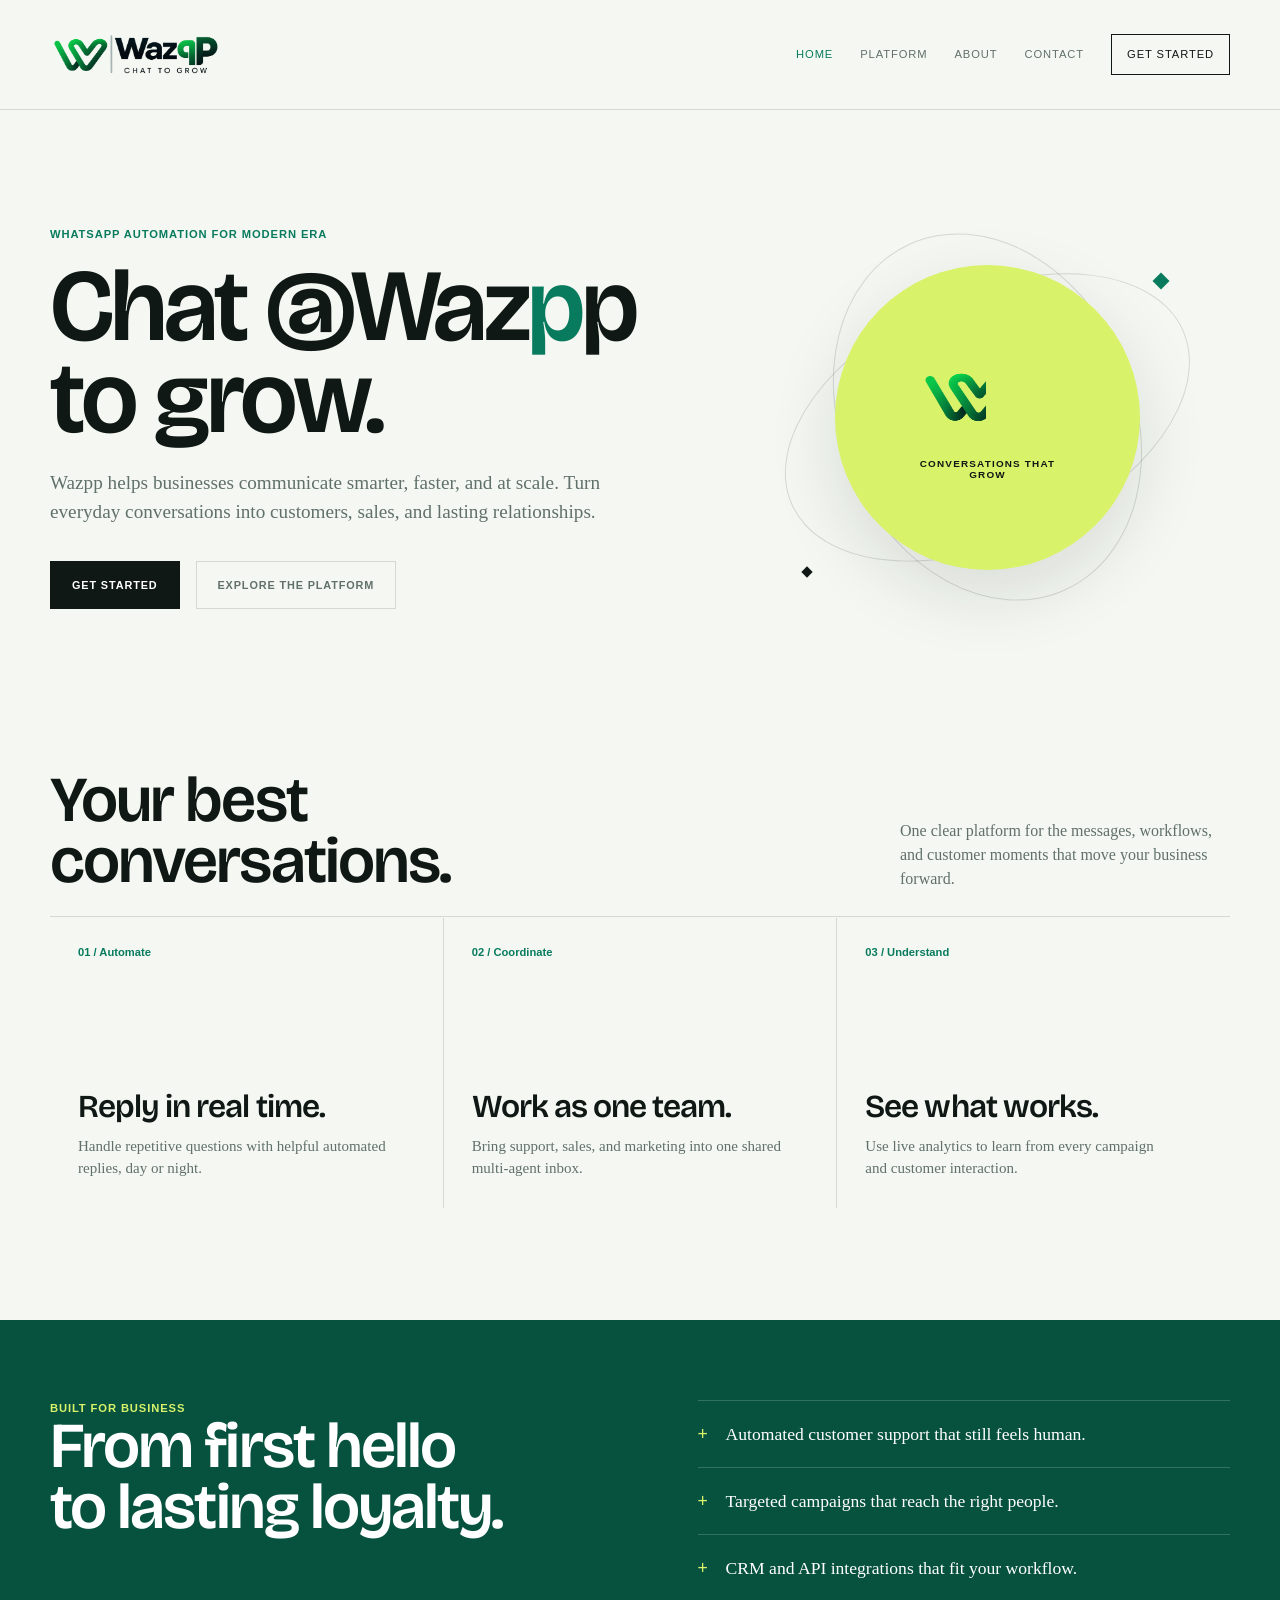
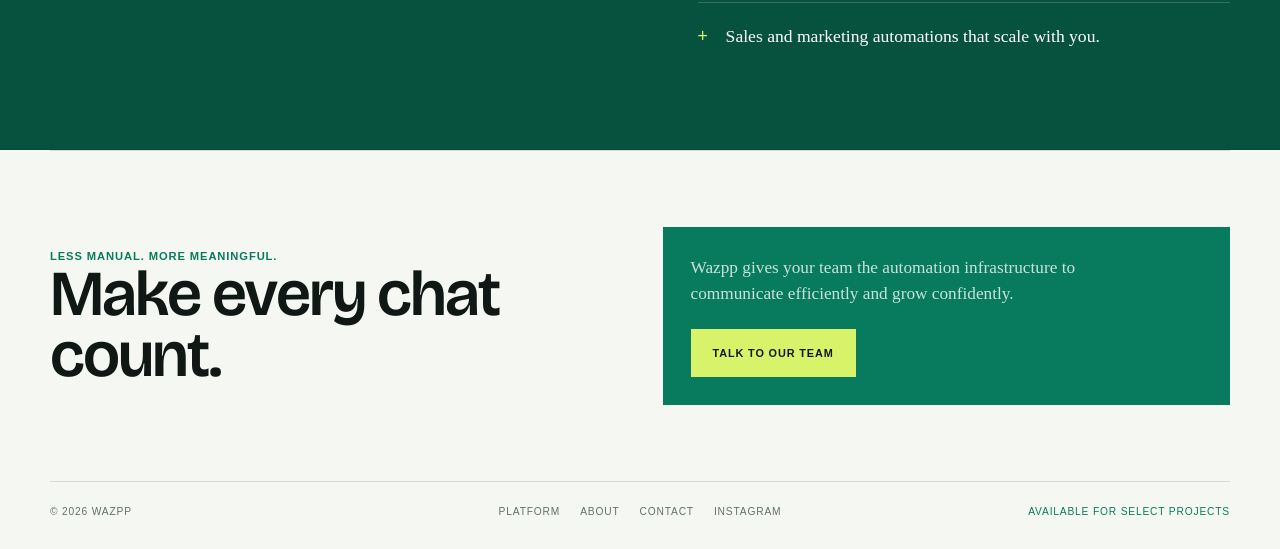
<file: index.html>
<!doctype html>
<html lang="en">
<head>
  <meta charset="utf-8">
  <meta name="viewport" content="width=device-width, initial-scale=1">
  <meta name="description" content="Wazpp turns WhatsApp into a powerful customer engagement and sales platform.">
  <title>Wazpp | Chat to Grow</title>
  <link rel="preconnect" href="https://fonts.googleapis.com">
  <link rel="preconnect" href="https://fonts.gstatic.com" crossorigin>
  <link href="https://fonts.googleapis.com/css2?family=Bricolage+Grotesque:opsz,wght@12..96,200..800&display=swap" rel="stylesheet">
  <link rel="icon" type="image/png" href="web-logo.png">
  <link rel="stylesheet" href="styles.css">
</head>
<body>
  <header class="site-header"><div class="shell nav-wrap"><a class="logo" href="index.html" aria-label="Wazpp home"><img src="web-logo.png" alt="Wazpp - Chat to Grow"></a><button class="menu-toggle" aria-expanded="false" aria-controls="site-nav">Menu</button><nav class="site-nav" id="site-nav" aria-label="Main navigation"><a data-page="index.html" href="index.html">Home</a><a data-page="features.html" href="features.html">Platform</a><a data-page="about.html" href="about.html">About</a><a data-page="contact.html" href="contact.html">Contact</a><a class="nav-button" href="contact.html">Get started</a></nav></div></header>

  <main>
    <section class="shell hero" aria-labelledby="hero-title">
      <div>
        <div class="eyebrow">WhatsApp automation for modern era</div>
        <h1 id="hero-title">Chat @Waz<span class="hero-title-accent">p</span>p to grow.</h1>
        <p class="intro">Wazpp helps businesses communicate smarter, faster, and at scale. Turn everyday conversations into customers, sales, and lasting relationships.</p>
        <div class="actions">
          <a class="button primary" href="contact.html">Get started</a>
          <a class="button secondary" href="features.html">Explore the platform</a>
        </div>
      </div>
      <div class="orbital" aria-label="Wazpp turns chats into growth">
        <span class="spark one"></span>
        <span class="spark two"></span>
        <div class="core"><div><div class="hero-logo-mark"><img src="web-logo.png" alt=""></div><small>Conversations that grow</small></div></div>
      </div>
    </section>

    <section class="section shell" aria-labelledby="platform-title">
      <div class="section-head">
        <h2 id="platform-title">Your best<br>conversations.</h2>
        <p>One clear platform for the messages, workflows, and customer moments that move your business forward.</p>
      </div>
      <div class="grid three">
        <article class="feature"><div class="number">01 / Automate</div><div><h3>Reply in real time.</h3><p>Handle repetitive questions with helpful automated replies, day or night.</p></div></article>
        <article class="feature"><div class="number">02 / Coordinate</div><div><h3>Work as one team.</h3><p>Bring support, sales, and marketing into one shared multi-agent inbox.</p></div></article>
        <article class="feature"><div class="number">03 / Understand</div><div><h3>See what works.</h3><p>Use live analytics to learn from every campaign and customer interaction.</p></div></article>
      </div>
    </section>

    <section class="band green">
      <div class="shell split">
        <div><div class="eyebrow">Built for business</div><h2>From first hello<br>to lasting loyalty.</h2></div>
        <ul class="check-list">
          <li>Automated customer support that still feels human.</li>
          <li>Targeted campaigns that reach the right people.</li>
          <li>CRM and API integrations that fit your workflow.</li>
          <li>Sales and marketing automations that scale with you.</li>
        </ul>
      </div>
    </section>

    <section class="shell cta">
      <div><div class="eyebrow">Less manual. More meaningful.</div><h2>Make every chat count.</h2></div>
      <div class="cta-box"><p>Wazpp gives your team the automation infrastructure to communicate efficiently and grow confidently.</p><a class="button" href="contact.html">Talk to our team</a></div>
    </section>
  </main>

  <footer class="shell site-footer"><span>© 2026 Wazpp</span><nav class="footer-links" aria-label="Footer navigation"><a href="features.html">Platform</a><a href="about.html">About</a><a href="contact.html">Contact</a><a href="https://www.instagram.com/wazpp_/" target="_blank" rel="noopener noreferrer">Instagram</a></nav><span class="status" id="status">Available for select projects</span></footer>
  <script src="script.js"></script>
</body>
</html>
</file>
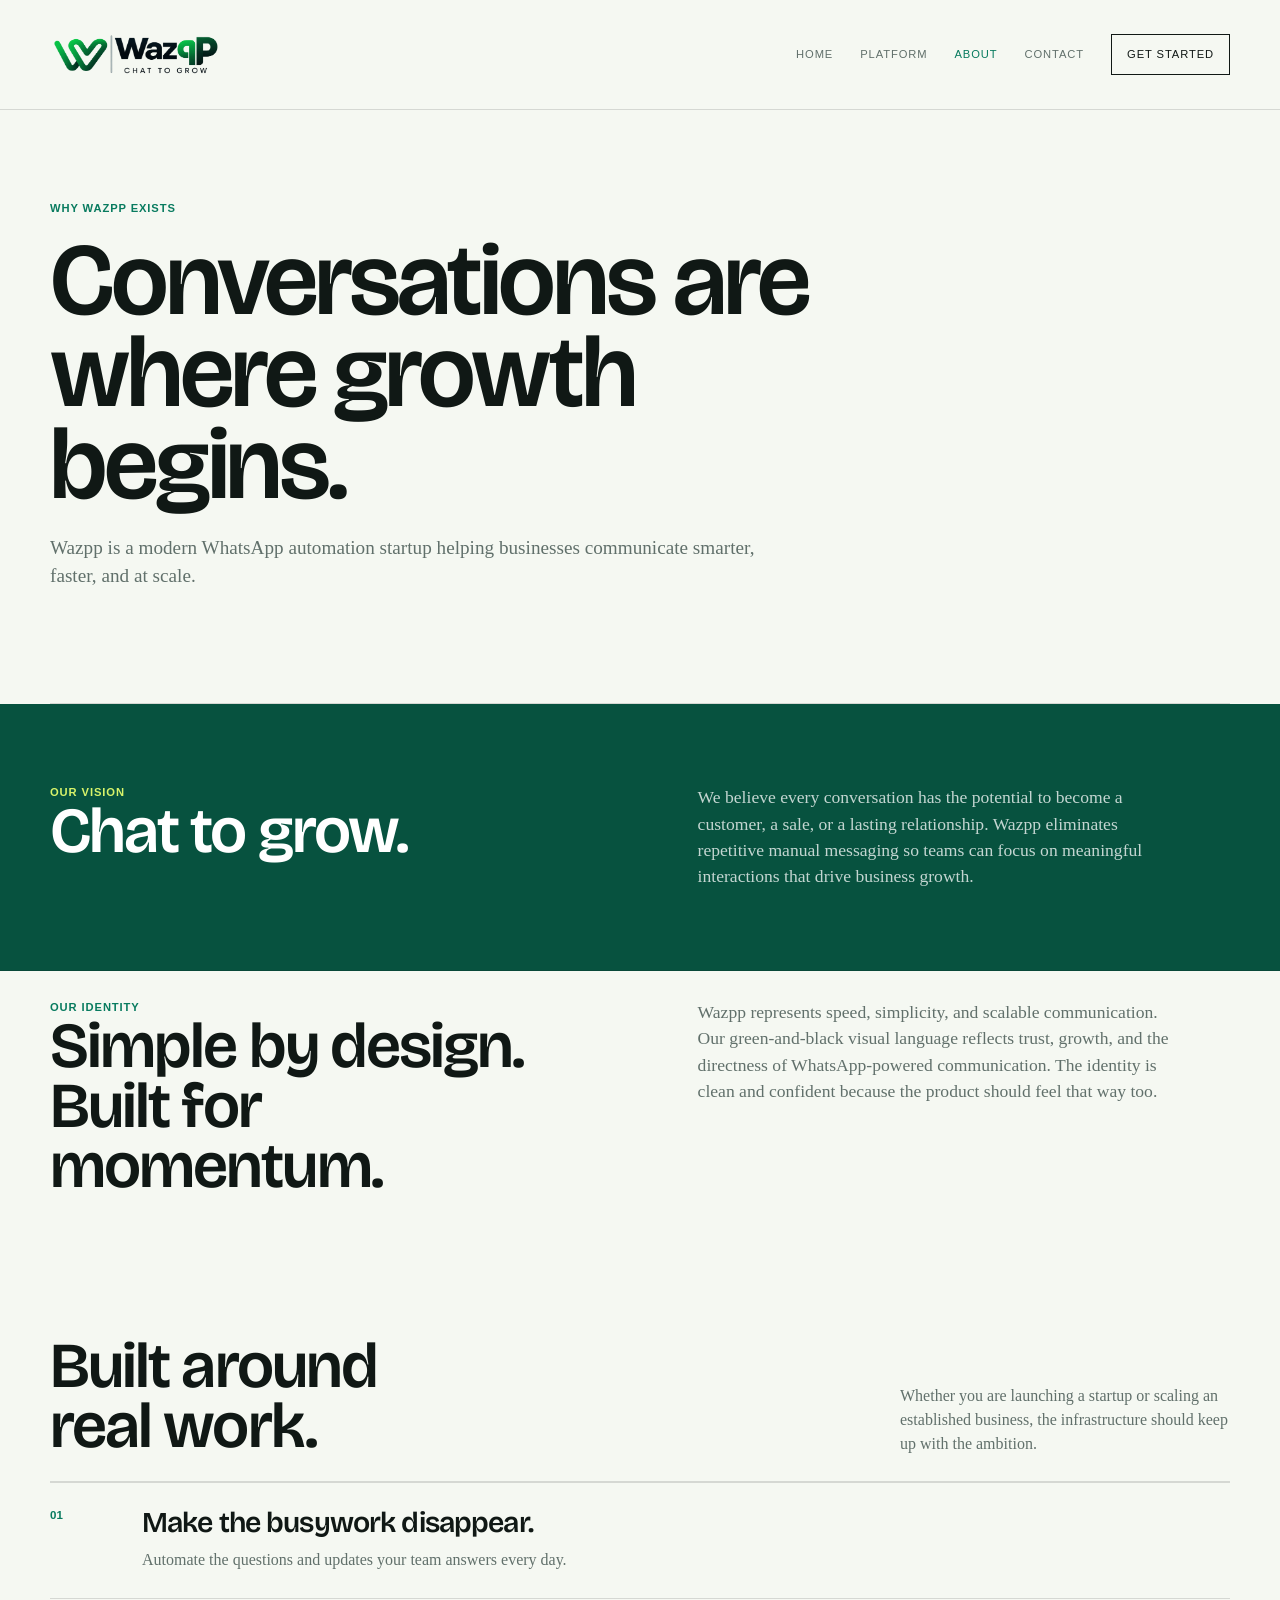
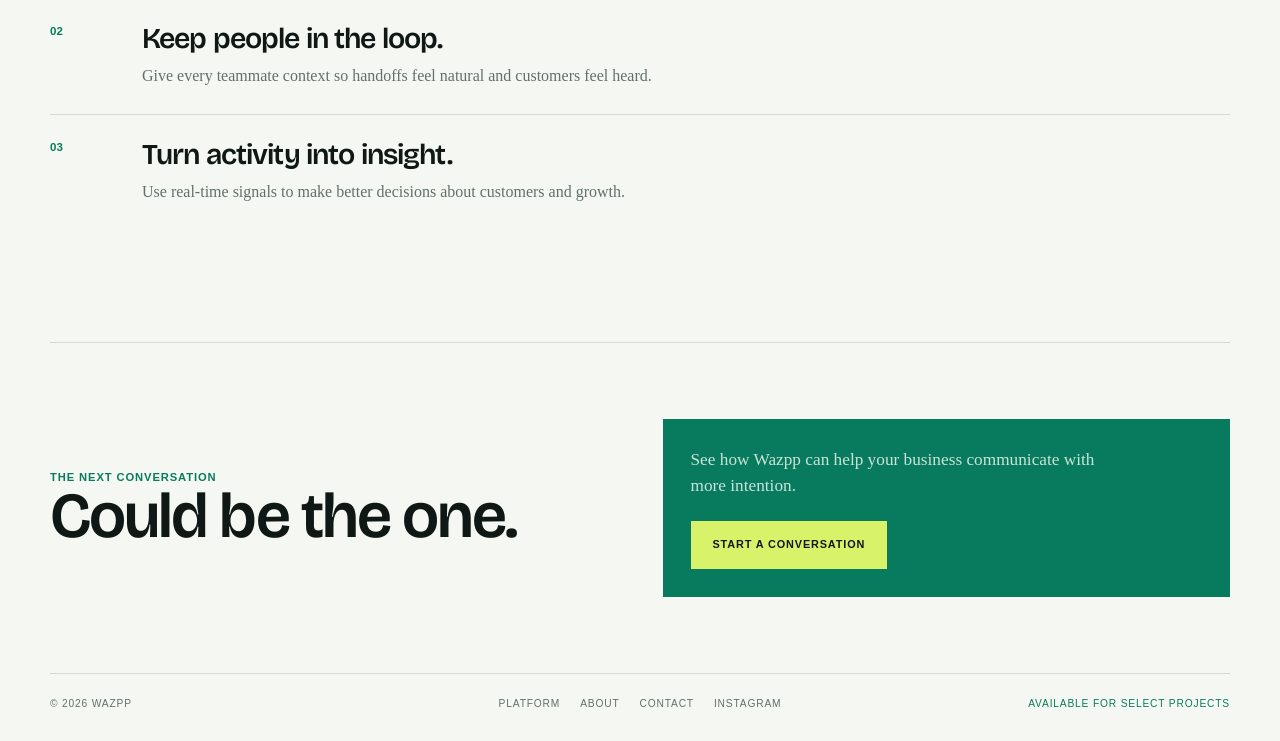
<file: about.html>
<!doctype html>
<html lang="en">
<head>
  <meta charset="utf-8">
  <meta name="viewport" content="width=device-width, initial-scale=1">
  <meta name="description" content="Learn about Wazpp, the WhatsApp automation startup built around the idea Chat to Grow.">
  <title>About Wazpp | Chat to Grow</title>
  <link rel="preconnect" href="https://fonts.googleapis.com">
  <link rel="preconnect" href="https://fonts.gstatic.com" crossorigin>
  <link href="https://fonts.googleapis.com/css2?family=Bricolage+Grotesque:opsz,wght@12..96,200..800&display=swap" rel="stylesheet">
  <link rel="icon" type="image/png" href="web-logo.png">
  <link rel="stylesheet" href="styles.css">
</head>
<body>
  <header class="site-header"><div class="shell nav-wrap"><a class="logo" href="index.html" aria-label="Wazpp home"><img src="web-logo.png" alt="Wazpp - Chat to Grow"></a><button class="menu-toggle" aria-expanded="false" aria-controls="site-nav">Menu</button><nav class="site-nav" id="site-nav" aria-label="Main navigation"><a data-page="index.html" href="index.html">Home</a><a data-page="features.html" href="features.html">Platform</a><a data-page="about.html" href="about.html">About</a><a data-page="contact.html" href="contact.html">Contact</a><a class="nav-button" href="contact.html">Get started</a></nav></div></header>
  <main>
    <section class="shell page-hero"><div class="eyebrow">Why Wazpp exists</div><h1>Conversations are where growth begins.</h1><p class="intro">Wazpp is a modern WhatsApp automation startup helping businesses communicate smarter, faster, and at scale.</p></section>
    <section class="band green"><div class="shell split"><div><div class="eyebrow">Our vision</div><h2>Chat to grow.</h2></div><p>We believe every conversation has the potential to become a customer, a sale, or a lasting relationship. Wazpp eliminates repetitive manual messaging so teams can focus on meaningful interactions that drive business growth.</p></div></section>
    <section class="section shell"><div class="split"><div><div class="eyebrow">Our identity</div><h2>Simple by design.<br>Built for momentum.</h2></div><p>Wazpp represents speed, simplicity, and scalable communication. Our green-and-black visual language reflects trust, growth, and the directness of WhatsApp-powered communication. The identity is clean and confident because the product should feel that way too.</p></div></section>
    <section class="section shell"><div class="section-head"><h2>Built around<br>real work.</h2><p>Whether you are launching a startup or scaling an established business, the infrastructure should keep up with the ambition.</p></div><div class="steps"><div class="step"><div><h3>Make the busywork disappear.</h3><p>Automate the questions and updates your team answers every day.</p></div></div><div class="step"><div><h3>Keep people in the loop.</h3><p>Give every teammate context so handoffs feel natural and customers feel heard.</p></div></div><div class="step"><div><h3>Turn activity into insight.</h3><p>Use real-time signals to make better decisions about customers and growth.</p></div></div></div></section>
    <section class="shell cta"><div><div class="eyebrow">The next conversation</div><h2>Could be the one.</h2></div><div class="cta-box"><p>See how Wazpp can help your business communicate with more intention.</p><a class="button" href="contact.html">Start a conversation</a></div></section>
  </main>
  <footer class="shell site-footer"><span>© 2026 Wazpp</span><nav class="footer-links" aria-label="Footer navigation"><a href="features.html">Platform</a><a href="about.html">About</a><a href="contact.html">Contact</a><a href="https://www.instagram.com/wazpp_/" target="_blank" rel="noopener noreferrer">Instagram</a></nav><span class="status" id="status">Available for select projects</span></footer>
  <script src="script.js"></script>
</body>
</html>
</file>
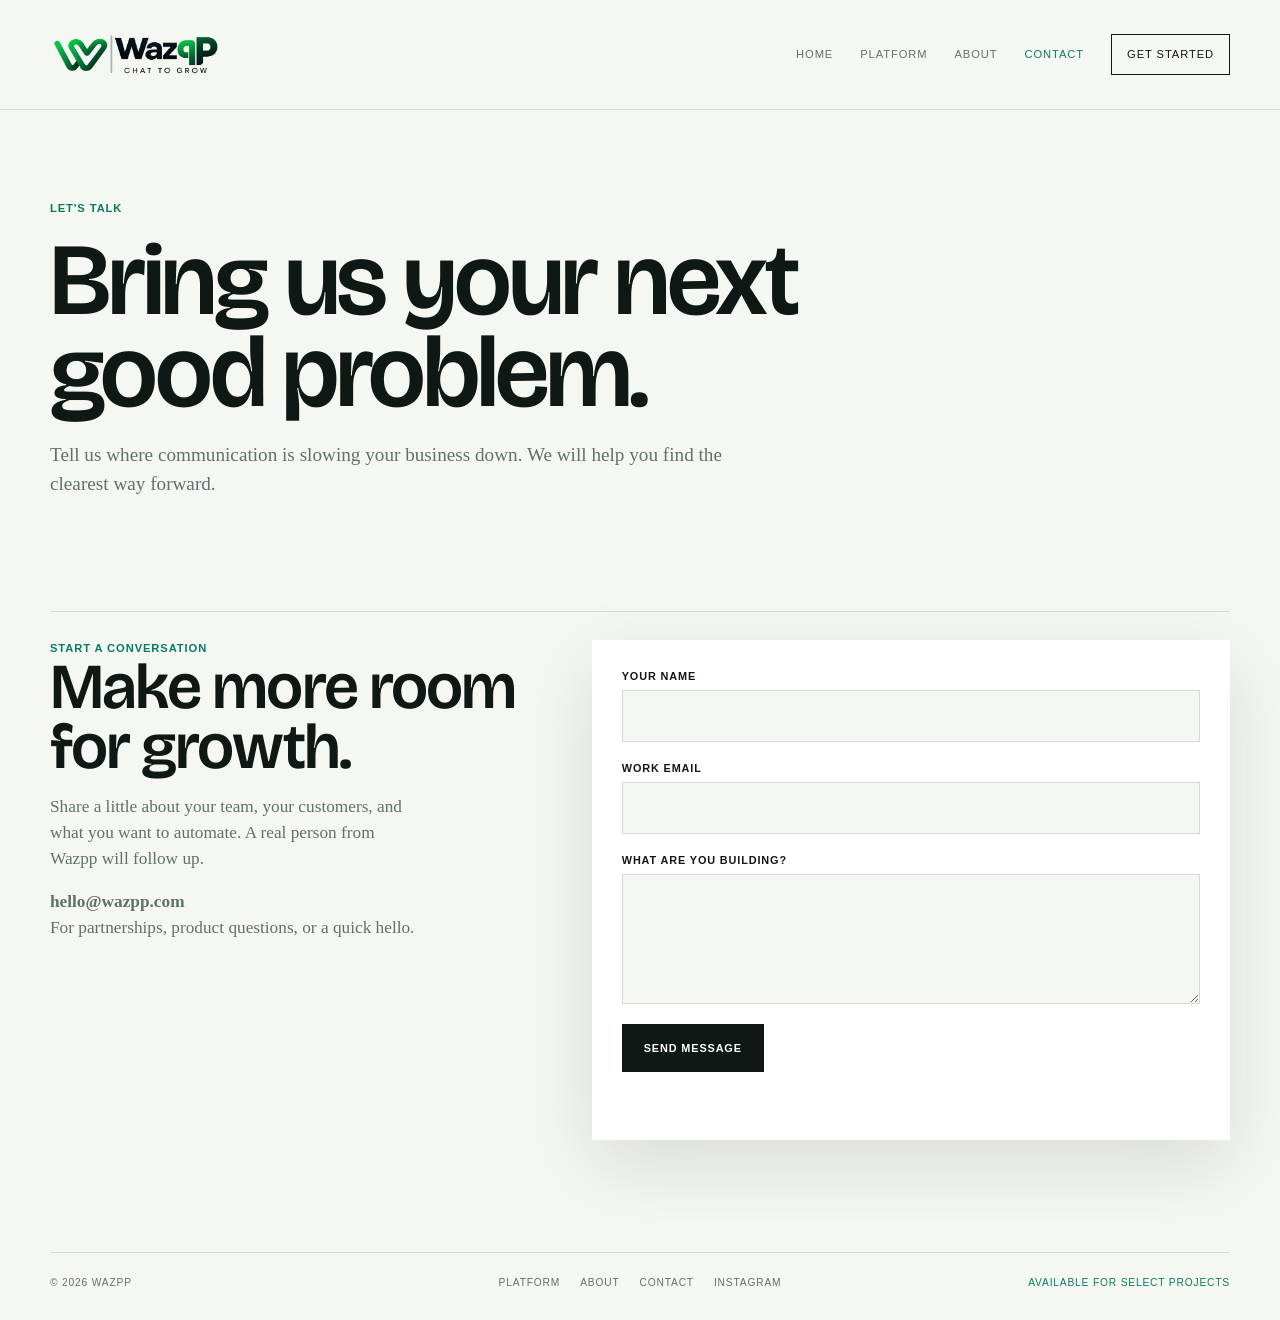
<file: contact.html>
<!doctype html>
<html lang="en">
<head>
  <meta charset="utf-8">
  <meta name="viewport" content="width=device-width, initial-scale=1">
  <meta name="description" content="Talk to Wazpp about WhatsApp automation for your business.">
  <title>Contact Wazpp | Start a Conversation</title>
  <link rel="preconnect" href="https://fonts.googleapis.com">
  <link rel="preconnect" href="https://fonts.gstatic.com" crossorigin>
  <link href="https://fonts.googleapis.com/css2?family=Bricolage+Grotesque:opsz,wght@12..96,200..800&display=swap" rel="stylesheet">
  <link rel="icon" type="image/png" href="web-logo.png">
  <link rel="stylesheet" href="styles.css">
</head>
<body>
  <header class="site-header"><div class="shell nav-wrap"><a class="logo" href="index.html" aria-label="Wazpp home"><img src="web-logo.png" alt="Wazpp - Chat to Grow"></a><button class="menu-toggle" aria-expanded="false" aria-controls="site-nav">Menu</button><nav class="site-nav" id="site-nav" aria-label="Main navigation"><a data-page="index.html" href="index.html">Home</a><a data-page="features.html" href="features.html">Platform</a><a data-page="about.html" href="about.html">About</a><a data-page="contact.html" href="contact.html">Contact</a><a class="nav-button" href="contact.html">Get started</a></nav></div></header>
  <main>
    <section class="shell page-hero"><div class="eyebrow">Let's talk</div><h1>Bring us your next good problem.</h1><p class="intro">Tell us where communication is slowing your business down. We will help you find the clearest way forward.</p></section>
    <section class="section shell"><div class="contact-layout"><div><div class="eyebrow">Start a conversation</div><h2>Make more room for growth.</h2><p>Share a little about your team, your customers, and what you want to automate. A real person from Wazpp will follow up.</p><p><strong>hello@wazpp.com</strong><br>For partnerships, product questions, or a quick hello.</p></div><form class="contact-form" id="contact-form"><div class="field"><label for="name">Your name</label><input id="name" name="name" type="text" autocomplete="name" required></div><div class="field"><label for="email">Work email</label><input id="email" name="email" type="email" autocomplete="email" required></div><div class="field"><label for="message">What are you building?</label><textarea id="message" name="message" required></textarea></div><button class="button primary" type="submit">Send message</button><p class="form-note" id="form-note" role="status"></p></form></div></section>
  </main>
  <footer class="shell site-footer"><span>© 2026 Wazpp</span><nav class="footer-links" aria-label="Footer navigation"><a href="features.html">Platform</a><a href="about.html">About</a><a href="contact.html">Contact</a><a href="https://www.instagram.com/wazpp_/" target="_blank" rel="noopener noreferrer">Instagram</a></nav><span class="status" id="status">Available for select projects</span></footer>
  <script src="script.js"></script>
</body>
</html>
</file>
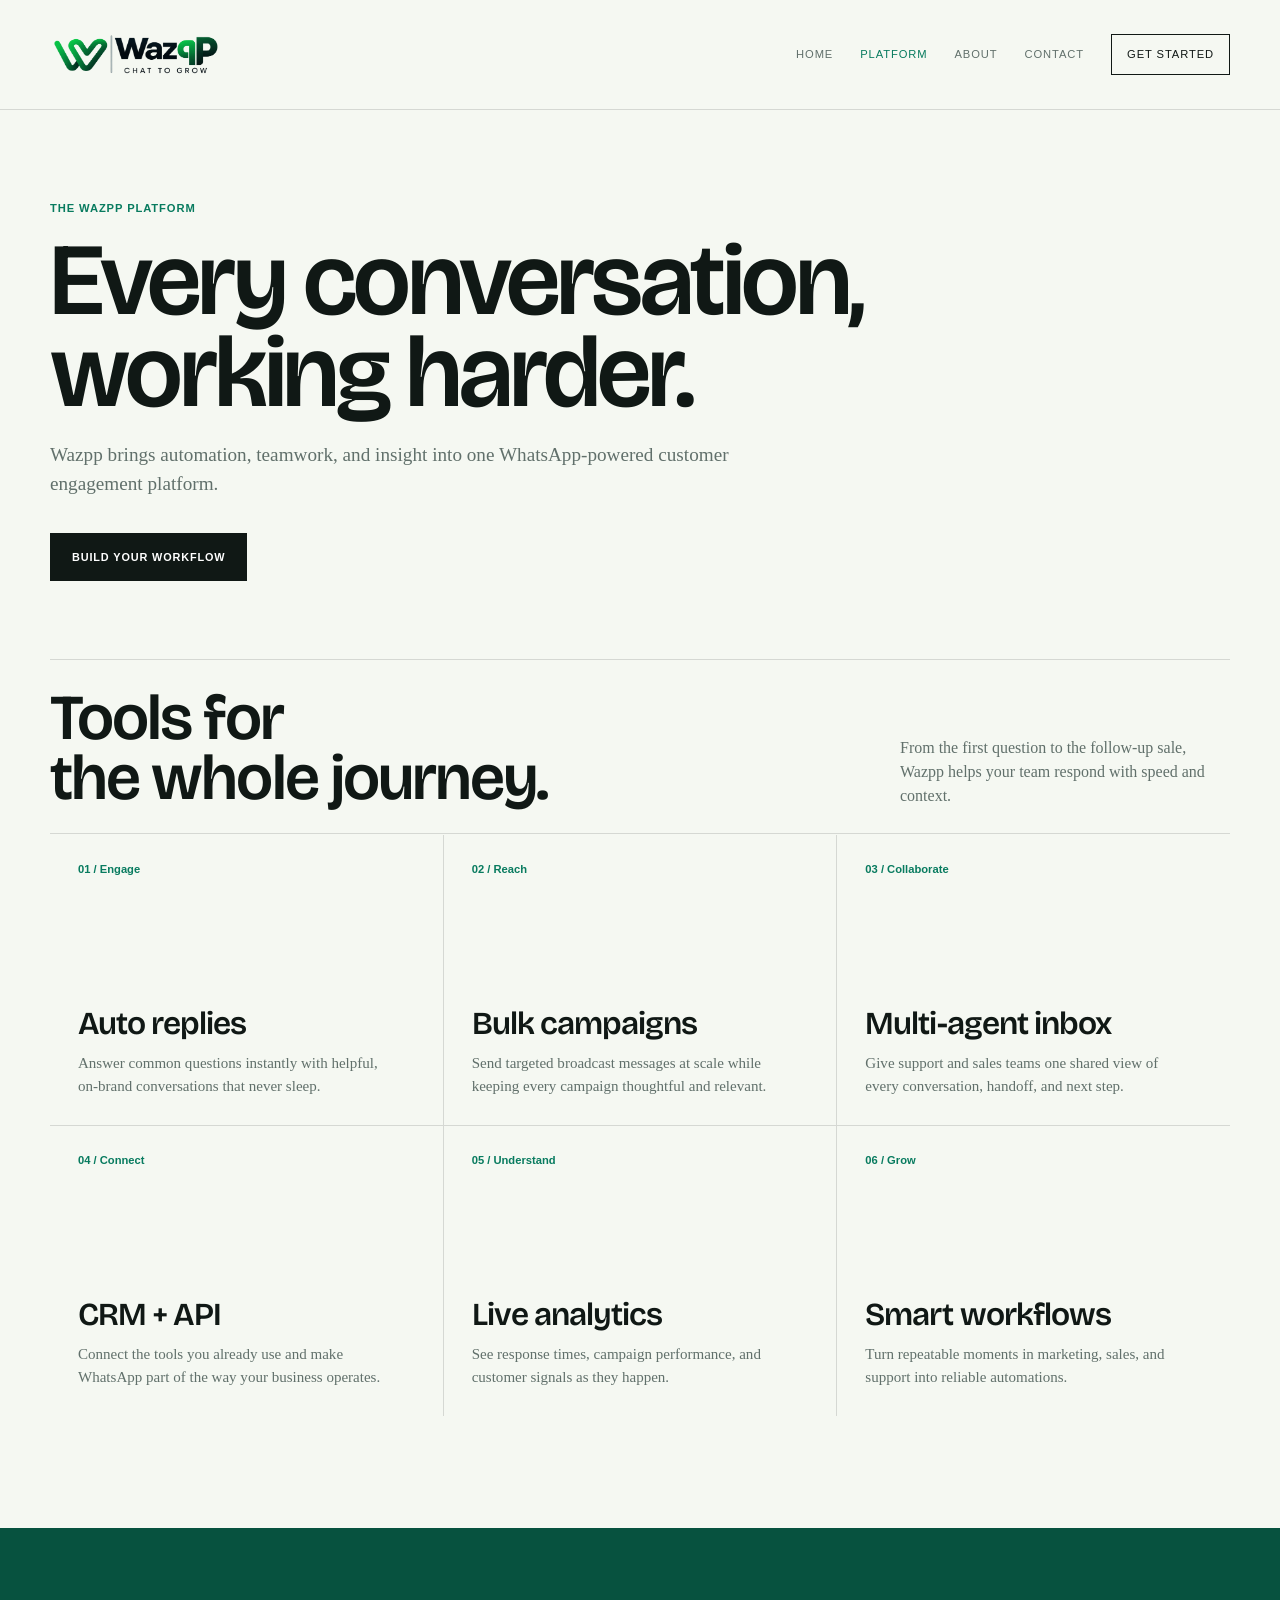
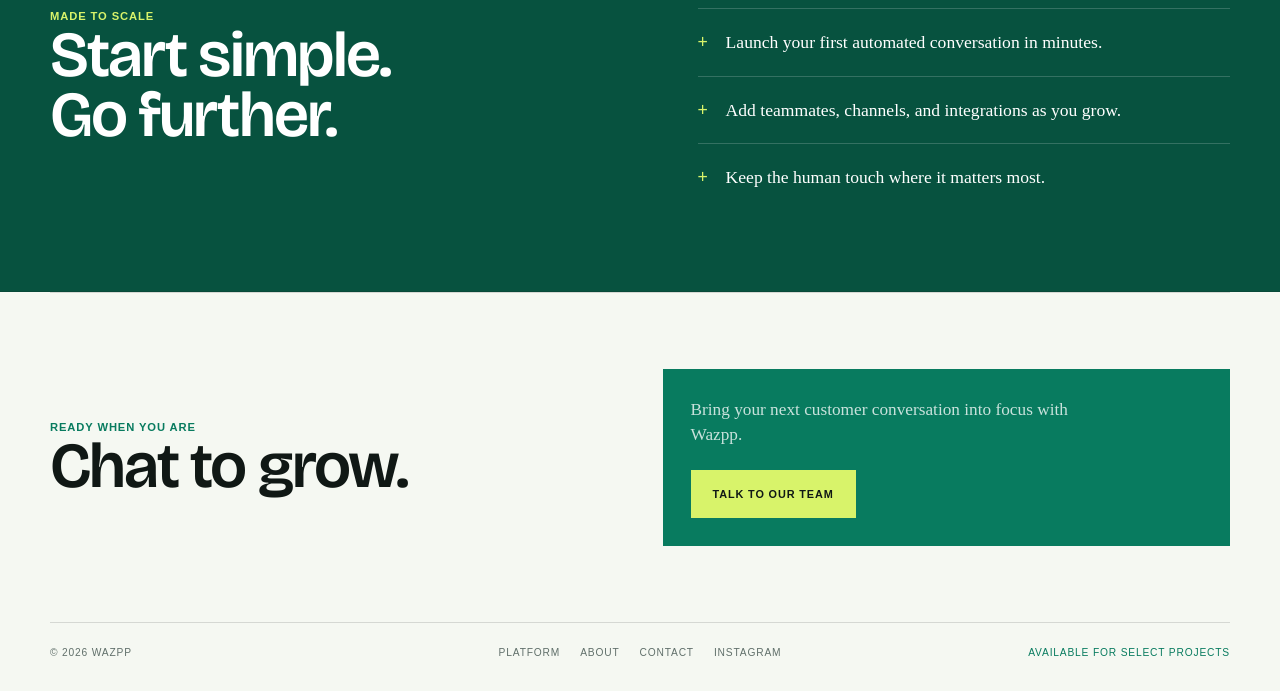
<file: features.html>
<!doctype html>
<html lang="en">
<head>
  <meta charset="utf-8">
  <meta name="viewport" content="width=device-width, initial-scale=1">
  <meta name="description" content="Explore the Wazpp WhatsApp automation platform for smarter customer communication.">
  <title>Platform | Wazpp</title>
  <link rel="preconnect" href="https://fonts.googleapis.com">
  <link rel="preconnect" href="https://fonts.gstatic.com" crossorigin>
  <link href="https://fonts.googleapis.com/css2?family=Bricolage+Grotesque:opsz,wght@12..96,200..800&display=swap" rel="stylesheet">
  <link rel="icon" type="image/png" href="web-logo.png">
  <link rel="stylesheet" href="styles.css">
</head>
<body>
  <header class="site-header"><div class="shell nav-wrap"><a class="logo" href="index.html" aria-label="Wazpp home"><img src="web-logo.png" alt="Wazpp - Chat to Grow"></a><button class="menu-toggle" aria-expanded="false" aria-controls="site-nav">Menu</button><nav class="site-nav" id="site-nav" aria-label="Main navigation"><a data-page="index.html" href="index.html">Home</a><a data-page="features.html" href="features.html">Platform</a><a data-page="about.html" href="about.html">About</a><a data-page="contact.html" href="contact.html">Contact</a><a class="nav-button" href="contact.html">Get started</a></nav></div></header>
  <main>
    <section class="shell page-hero"><div class="eyebrow">The Wazpp platform</div><h1>Every conversation, working harder.</h1><p class="intro">Wazpp brings automation, teamwork, and insight into one WhatsApp-powered customer engagement platform.</p><a class="button primary" href="contact.html">Build your workflow</a></section>
    <section class="section shell" aria-labelledby="capabilities-title"><div class="section-head"><h2 id="capabilities-title">Tools for<br>the whole journey.</h2><p>From the first question to the follow-up sale, Wazpp helps your team respond with speed and context.</p></div><div class="grid three"><article class="feature"><div class="number">01 / Engage</div><div><h3>Auto replies</h3><p>Answer common questions instantly with helpful, on-brand conversations that never sleep.</p></div></article><article class="feature"><div class="number">02 / Reach</div><div><h3>Bulk campaigns</h3><p>Send targeted broadcast messages at scale while keeping every campaign thoughtful and relevant.</p></div></article><article class="feature"><div class="number">03 / Collaborate</div><div><h3>Multi-agent inbox</h3><p>Give support and sales teams one shared view of every conversation, handoff, and next step.</p></div></article><article class="feature"><div class="number">04 / Connect</div><div><h3>CRM + API</h3><p>Connect the tools you already use and make WhatsApp part of the way your business operates.</p></div></article><article class="feature"><div class="number">05 / Understand</div><div><h3>Live analytics</h3><p>See response times, campaign performance, and customer signals as they happen.</p></div></article><article class="feature"><div class="number">06 / Grow</div><div><h3>Smart workflows</h3><p>Turn repeatable moments in marketing, sales, and support into reliable automations.</p></div></article></div></section>
    <section class="band green"><div class="shell split"><div><div class="eyebrow">Made to scale</div><h2>Start simple.<br>Go further.</h2></div><ul class="check-list"><li>Launch your first automated conversation in minutes.</li><li>Add teammates, channels, and integrations as you grow.</li><li>Keep the human touch where it matters most.</li></ul></div></section>
    <section class="shell cta"><div><div class="eyebrow">Ready when you are</div><h2>Chat to grow.</h2></div><div class="cta-box"><p>Bring your next customer conversation into focus with Wazpp.</p><a class="button" href="contact.html">Talk to our team</a></div></section>
  </main>
  <footer class="shell site-footer"><span>© 2026 Wazpp</span><nav class="footer-links" aria-label="Footer navigation"><a href="features.html">Platform</a><a href="about.html">About</a><a href="contact.html">Contact</a><a href="https://www.instagram.com/wazpp_/" target="_blank" rel="noopener noreferrer">Instagram</a></nav><span class="status" id="status">Available for select projects</span></footer>
  <script src="script.js"></script>
</body>
</html>
</file>
<file: styles.css>
:root {
  --ink: #101815;
  --muted: #61706b;
  --paper: #f5f8f2;
  --white: #ffffff;
  --lime: #d8f36a;
  --green: #087b5f;
  --deep-green: #07523f;
  --line: rgba(16, 24, 21, 0.14);
  --shadow: 0 24px 70px rgba(16, 24, 21, 0.12);
}

* { box-sizing: border-box; }
html { scroll-behavior: smooth; }
body { margin: 0; color: var(--ink); background: var(--paper); font-family: Georgia, "Times New Roman", serif; line-height: 1.5; }
a { color: inherit; text-decoration: none; }
button, input, textarea { font: inherit; }
.shell { width: min(1180px, calc(100% - 48px)); margin: 0 auto; }
.eyebrow, nav, .button, .label, footer, .menu-toggle { font-family: "Trebuchet MS", Arial, sans-serif; letter-spacing: 0.08em; text-transform: uppercase; }

.site-header { padding: 26px 0; border-bottom: 1px solid var(--line); }
.nav-wrap { display: flex; align-items: center; justify-content: space-between; gap: 24px; }
.logo { display: inline-flex; align-items: center; width: 172px; }
.logo img { display: block; width: 100%; height: auto; mix-blend-mode: multiply; }
.site-nav { display: flex; align-items: center; gap: 27px; font-size: 0.7rem; }
.site-nav a { color: var(--muted); transition: color 180ms ease; }
.site-nav a:hover, .site-nav a:focus-visible, .site-nav a.active { color: var(--green); }
.site-nav .nav-button { padding: 11px 15px; border: 1px solid var(--ink); color: var(--ink); }
.menu-toggle { display: none; border: 0; background: transparent; color: var(--ink); font-size: 0.7rem; cursor: pointer; }

.hero { display: grid; grid-template-columns: 1.1fr 0.9fr; gap: clamp(48px, 8vw, 110px); align-items: center; padding: 92px 0 110px; }
.eyebrow { color: var(--green); font-size: 0.7rem; font-weight: 700; }
h1, h2, h3 { font-family: "Bricolage Grotesque", sans-serif; font-optical-sizing: auto; font-weight: 600; font-style: normal; font-variation-settings: "wdth" 100; letter-spacing: -0.03em; }
.hero-title-accent { color: var(--green); }
h1 { max-width: 760px; margin: 18px 0 24px; font-size: clamp(3.5rem, 8vw, 7.3rem); line-height: 0.9; }
h2 { margin: 0; font-size: clamp(2.4rem, 5vw, 4.8rem); line-height: 0.94; }
h3 { margin: 0; font-size: 2rem; line-height: 1; }
.intro { max-width: 560px; margin: 0 0 34px; color: var(--muted); font-size: 1.2rem; }
.actions { display: flex; flex-wrap: wrap; align-items: center; gap: 16px; }
.button { display: inline-flex; align-items: center; justify-content: center; min-height: 48px; padding: 0 21px; border: 1px solid var(--ink); font-size: 0.68rem; font-weight: 700; transition: transform 180ms ease, background 180ms ease, color 180ms ease; }
.button:hover, .button:focus-visible { transform: translateY(-3px); }
.button.primary { background: var(--ink); color: var(--white); }
.button.secondary { border-color: var(--line); color: var(--muted); }

.orbital { position: relative; min-height: 430px; display: grid; place-items: center; }
.orbital::before, .orbital::after { content: ""; position: absolute; border: 1px solid var(--line); border-radius: 50%; transform: rotate(-24deg); }
.orbital::before { width: 88%; height: 58%; }
.orbital::after { width: 60%; height: 88%; }
.core { position: relative; z-index: 1; width: min(305px, 72vw); aspect-ratio: 1; display: grid; place-items: center; border-radius: 50%; background: var(--lime); box-shadow: var(--shadow); text-align: center; animation: logo-orbit 5s ease-in-out infinite; }
.hero-logo-mark { position: relative; width: 78px; height: 86px; overflow: hidden; animation: logo-breathe 3.6s ease-in-out infinite; }
.hero-logo-mark img { position: absolute; top: 0; left: 0; width: 286px; max-width: none; height: 85px; }
.hero-logo-mark::after { content: ""; position: absolute; top: 0; right: 0; bottom: 0; width: 10px; background: var(--lime); }
.core small { display: block; max-width: 140px; margin-top: 18px; font: 700 0.62rem "Trebuchet MS", Arial, sans-serif; letter-spacing: 0.12em; text-transform: uppercase; }
.spark { position: absolute; width: 12px; height: 12px; background: var(--green); transform: rotate(45deg); }
.spark.one { top: 17%; right: 13%; }
.spark.two { bottom: 13%; left: 12%; width: 8px; height: 8px; background: var(--ink); }
@keyframes logo-orbit { 0%, 100% { transform: translateY(0) rotate(-2deg); } 50% { transform: translateY(-12px) rotate(2deg); } }
@keyframes logo-breathe { 0%, 100% { transform: scale(0.94); filter: drop-shadow(0 7px 0 rgba(8,123,95,0.12)); } 50% { transform: scale(1.06); filter: drop-shadow(0 14px 8px rgba(8,123,95,0.2)); } }
@media (prefers-reduced-motion: reduce) { .core, .hero-logo-mark { animation: none; } }

.section { padding: 28px 0 112px; }
.section-head { display: flex; align-items: end; justify-content: space-between; gap: 28px; padding-bottom: 25px; border-bottom: 1px solid var(--line); }
.section-head p { max-width: 330px; margin: 0; color: var(--muted); }
.grid { display: grid; gap: 1px; margin-top: 1px; background: var(--line); }
.grid.three { grid-template-columns: repeat(3, 1fr); }
.grid.two { grid-template-columns: repeat(2, 1fr); }
.feature { min-height: 290px; display: flex; flex-direction: column; justify-content: space-between; padding: 28px; background: var(--paper); transition: background 180ms ease; }
.feature:hover { background: var(--white); }
.feature .number { color: var(--green); font: 700 0.7rem "Trebuchet MS", Arial, sans-serif; }
.feature h3 { margin-top: 58px; }
.feature p { max-width: 310px; margin: 12px 0 0; color: var(--muted); font-size: 0.94rem; }

.page-hero { padding: 90px 0 78px; border-bottom: 1px solid var(--line); }
.page-hero h1 { max-width: 850px; margin-bottom: 22px; }
.page-hero .intro { max-width: 720px; }
.band { padding: 80px 0; border-bottom: 1px solid var(--line); }
.band.green { background: var(--deep-green); color: var(--white); }
.band.green .eyebrow { color: var(--lime); }
.band.green p, .band.green .muted { color: rgba(255,255,255,0.76); }
.split { display: grid; grid-template-columns: 1fr 1fr; gap: clamp(40px, 9vw, 130px); align-items: start; }
.split > p { max-width: 480px; margin: 0; color: var(--muted); font-size: 1.1rem; }
.check-list { display: grid; gap: 0; margin: 0; padding: 0; list-style: none; }
.check-list li { padding: 20px 0; border-top: 1px solid var(--line); font-size: 1.1rem; }
.check-list li::before { content: "+"; display: inline-block; width: 28px; color: var(--green); font-family: "Trebuchet MS", Arial, sans-serif; }
.green .check-list li { border-color: rgba(255,255,255,0.18); }
.green .check-list li::before { color: var(--lime); }

.steps { counter-reset: step; }
.step { display: grid; grid-template-columns: 70px 1fr; gap: 22px; padding: 26px 0; border-top: 1px solid var(--line); }
.step::before { counter-increment: step; content: "0" counter(step); color: var(--green); font: 700 0.72rem "Trebuchet MS", Arial, sans-serif; }
.step h3 { font-size: 1.8rem; }
.step p { max-width: 560px; margin: 10px 0 0; color: var(--muted); }

.contact-layout { display: grid; grid-template-columns: 0.85fr 1.15fr; gap: 70px; align-items: start; }
.contact-layout > div > p { max-width: 370px; color: var(--muted); font-size: 1.08rem; }
.contact-form { padding: 30px; background: var(--white); box-shadow: var(--shadow); }
.field { display: grid; gap: 8px; margin-bottom: 20px; }
.field label { font: 700 0.68rem "Trebuchet MS", Arial, sans-serif; letter-spacing: 0.08em; text-transform: uppercase; }
.field input, .field textarea { width: 100%; border: 1px solid var(--line); padding: 13px 14px; color: var(--ink); background: var(--paper); outline: 0; }
.field textarea { min-height: 130px; resize: vertical; }
.field input:focus, .field textarea:focus { border-color: var(--green); box-shadow: 0 0 0 3px rgba(8,123,95,0.12); }
.form-note { min-height: 24px; margin: 14px 0 0; color: var(--green); font-size: 0.9rem; }

.cta { display: grid; grid-template-columns: 1fr 1fr; gap: 45px; align-items: center; padding: 76px 0; border-top: 1px solid var(--line); }
.cta p { max-width: 430px; margin: 0; color: var(--muted); font-size: 1.08rem; }
.cta-box { padding: 28px; background: var(--green); color: var(--white); }
.cta-box p { margin: 0 0 22px; color: rgba(255,255,255,0.78); }
.cta-box .button { border-color: var(--lime); background: var(--lime); color: var(--ink); }
.site-footer { display: grid; grid-template-columns: 1fr auto 1fr; align-items: center; gap: 24px; padding: 22px 0 30px; border-top: 1px solid var(--line); color: var(--muted); font-size: 0.64rem; }
.footer-links { display: flex; justify-content: center; gap: 20px; }
.footer-links a { transition: color 180ms ease; }
.footer-links a:hover, .footer-links a:focus-visible { color: var(--green); }
.footer-links a, .status { white-space: nowrap; }
.site-footer .status { justify-self: end; }
.status { color: var(--green); }

@media (max-width: 760px) {
  .shell { width: min(100% - 32px, 560px); }
  .site-header { padding: 21px 0; }
  .menu-toggle { display: block; }
  .site-nav { position: absolute; z-index: 4; top: 72px; right: 16px; left: 16px; display: none; padding: 18px; background: var(--white); box-shadow: var(--shadow); }
  .site-nav.open { display: grid; gap: 18px; }
  .site-nav .nav-button { text-align: center; }
  .hero { grid-template-columns: 1fr; padding: 70px 0 78px; }
  h1 { font-size: clamp(3.55rem, 18vw, 6rem); }
  .orbital { min-height: 330px; }
  .grid.three, .grid.two, .split, .contact-layout, .cta { grid-template-columns: 1fr; }
  .section-head { display: block; }
  .section-head p { margin-top: 18px; }
  .page-hero { padding: 68px 0 60px; }
  .band { padding: 60px 0; }
  .contact-form { padding: 22px; }
  .site-footer { display: block; }
  .footer-links { justify-content: flex-start; margin: 12px 0; }
  .site-footer .status { display: block; }
}
</file>
